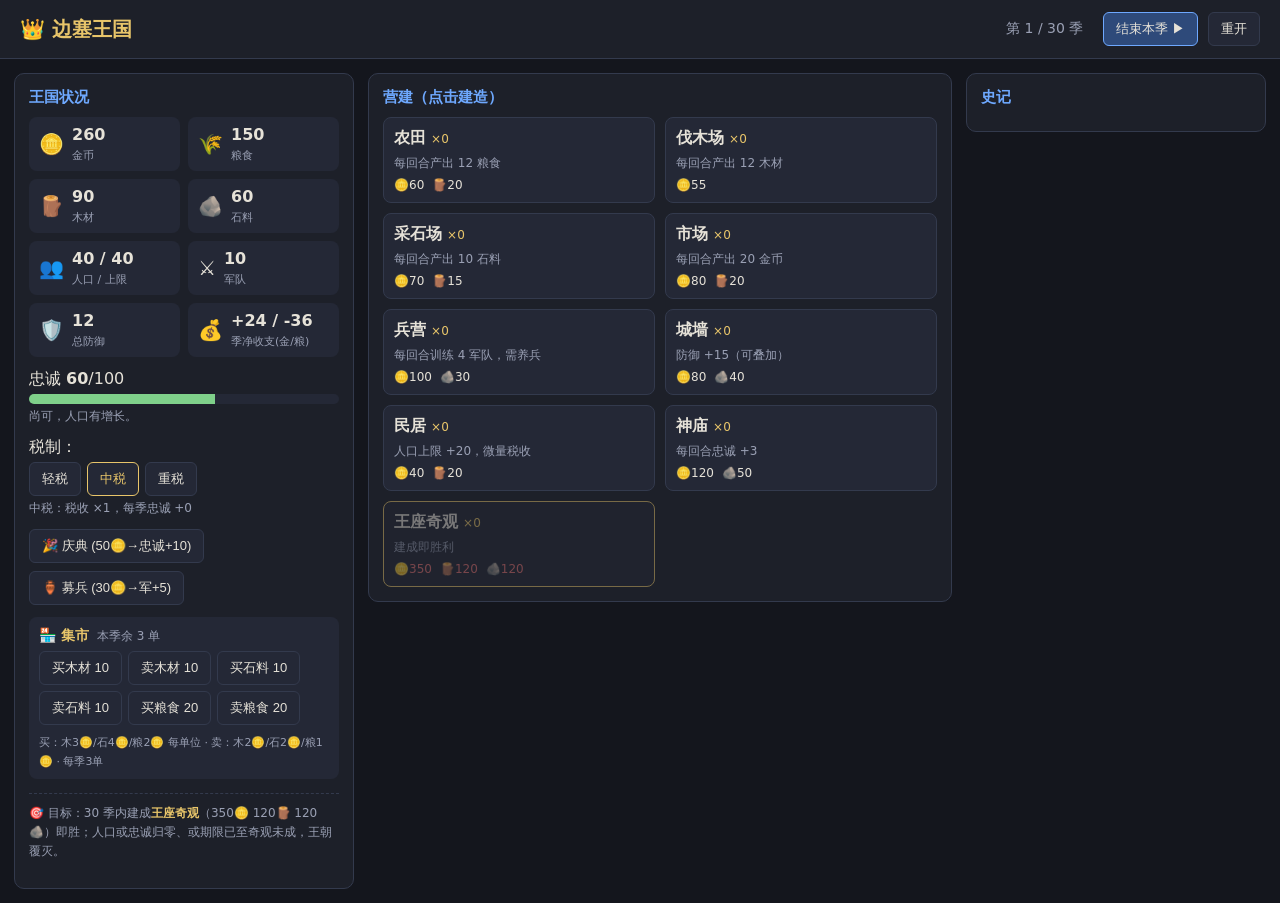
<file: index.html>
<!DOCTYPE html>
<html lang="zh-CN">
<head>
<meta charset="UTF-8">
<meta name="viewport" content="width=device-width, initial-scale=1.0">
<title>边塞王国 · Kingdom Game</title>
<link rel="stylesheet" href="css/style.css">
</head>
<body>
<header>
  <h1>👑 边塞王国</h1>
  <div id="turn-box">
    <span id="turn-label">第 1 / 30 季</span>
    <span id="threat-label" title="下季马匪威胁值，防御=城墙×15+军队×1.2"></span>
    <button id="btn-end-turn" class="primary">结束本季 ▶</button>
    <button id="btn-restart">重开</button>
  </div>
</header>

<main>
  <!-- 左：资源与王国状态 -->
  <section id="panel-state">
    <h2>王国状况</h2>
    <div class="res-grid">
      <div class="res"><span class="ico">🪙</span><div><b id="r-gold">0</b><small>金币</small></div></div>
      <div class="res"><span class="ico">🌾</span><div><b id="r-food">0</b><small>粮食</small></div></div>
      <div class="res"><span class="ico">🪵</span><div><b id="r-wood">0</b><small>木材</small></div></div>
      <div class="res"><span class="ico">🪨</span><div><b id="r-stone">0</b><small>石料</small></div></div>
      <div class="res"><span class="ico">👥</span><div><b id="r-pop">0</b><small>人口 / 上限</small></div></div>
      <div class="res"><span class="ico">⚔️</span><div><b id="r-army">0</b><small>军队</small></div></div>
      <div class="res"><span class="ico">🛡️</span><div><b id="r-def">0</b><small>总防御</small></div></div>
      <div class="res"><span class="ico">💰</span><div><b id="r-net">0</b><small>季净收支(金/粮)</small></div></div>
    </div>
    <div class="meter-block">
      <label>忠诚 <b id="loyalty-val">60</b>/100</label>
      <div class="meter"><div id="loyalty-bar"></div></div>
      <small id="loyalty-hint"></small>
    </div>
    <div class="tax-block">
      <label>税制：</label>
      <div id="tax-btns"></div>
      <small id="tax-hint"></small>
    </div>
    <div class="action-block">
      <button id="btn-feast" title="50金币 → 忠诚+10">🎉 庆典 (50🪙→忠诚+10)</button>
      <button id="btn-recruit" title="30金币 → 军队+5">🏺 募兵 (30🪙→军+5)</button>
    </div>
    <div id="trade-block">
      <h3>🏪 集市 <small id="trade-left"></small></h3>
      <div id="trade-btns"></div>
      <small>买：木3🪙/石4🪙/粮2🪙 每单位 · 卖：木2🪙/石2🪙/粮1🪙 · 每季3单</small>
    </div>
    <div id="event-box" class="hidden">
      <h3>本季事件</h3>
      <p id="event-text"></p>
      <p id="event-extra" class="extra"></p>
    </div>
    <p class="goal-hint">🎯 目标：30 季内建成<b>王座奇观</b>（350🪙 120🪵 120🪨）即胜；人口或忠诚归零、或期限已至奇观未成，王朝覆灭。</p>
  </section>

  <!-- 中：建造 -->
  <section id="panel-build">
    <h2>营建（点击建造）</h2>
    <div id="build-list"></div>
  </section>

  <!-- 右：日志 -->
  <section id="panel-log">
    <h2>史记</h2>
    <ul id="log-list"></ul>
  </section>
</main>

<div id="overlay" class="hidden">
  <div id="overlay-card">
    <h2 id="overlay-title"></h2>
    <p id="overlay-reason"></p>
    <button id="overlay-again" class="primary">再开一局</button>
  </div>
</div>

<script src="js/game.js"></script>
<script src="js/ui.js"></script>
</body>
</html>
</file>
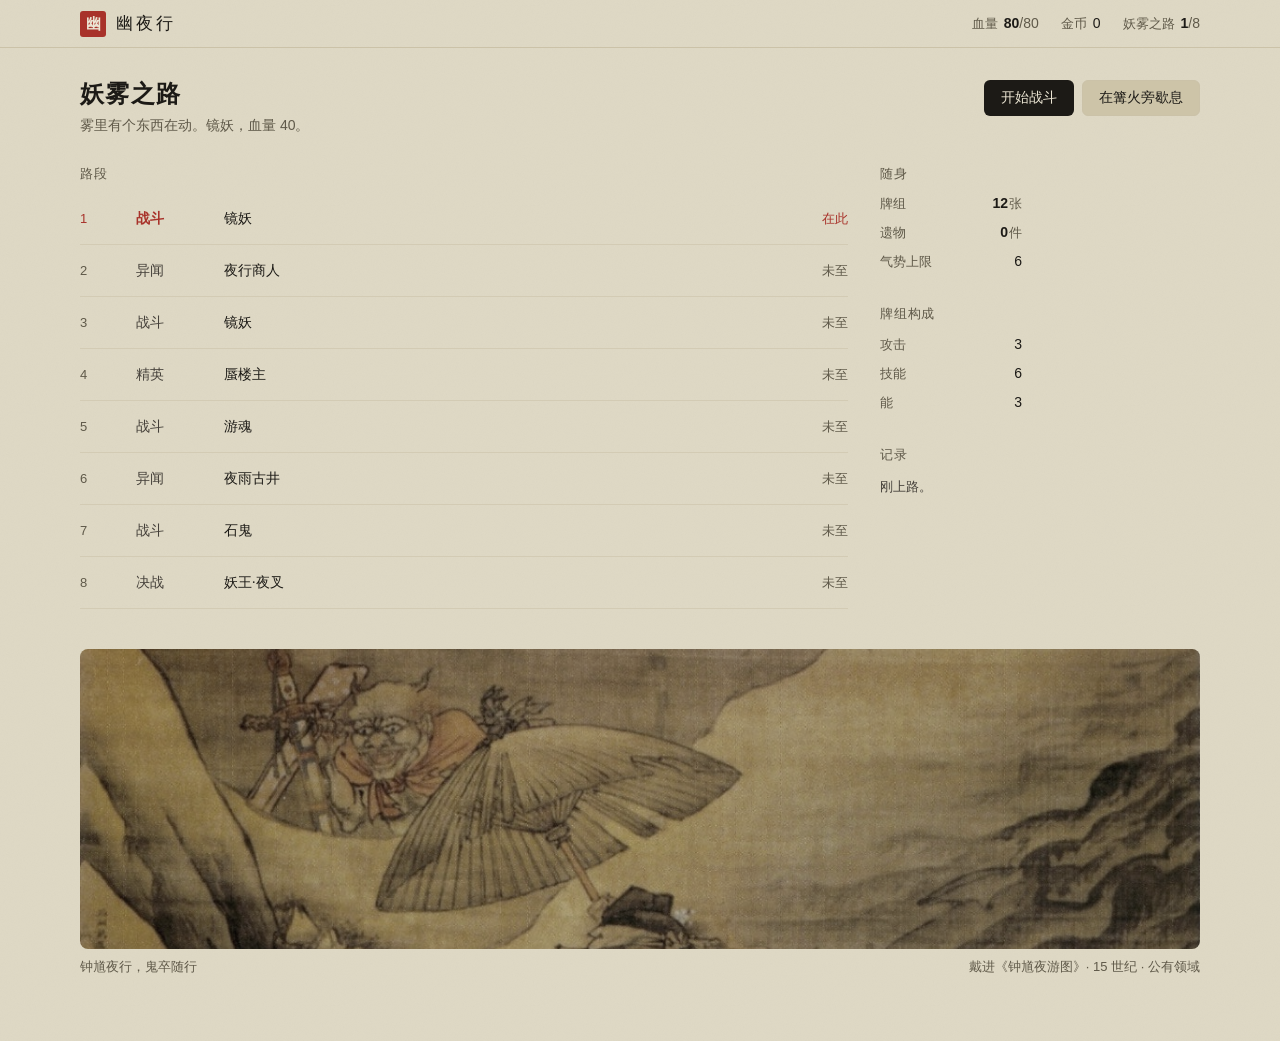
<file: youye/index.html>
<!DOCTYPE html>
<html lang="zh-CN">
<head>
<meta charset="UTF-8">
<meta name="viewport" content="width=device-width, initial-scale=1.0">
<title>幽夜行 · 卡牌构筑 Roguelike</title>
<link rel="stylesheet" href="css/style.css">
</head>
<body>
<div id="app">

  <header id="topbar">
    <div class="brand">
      <span class="seal" aria-hidden="true">幽</span>
      <span class="wordmark">幽夜行</span>
    </div>
    <dl class="run-state">
      <div class="run-stat"><dt>血量</dt><dd><b id="hp-display">80</b><span class="of" id="hp-max">/80</span></dd></div>
      <div class="run-stat"><dt>金币</dt><dd id="gold-display">0</dd></div>
      <div class="run-stat"><dt>妖雾之路</dt><dd><b id="node-display">1</b><span class="of" id="node-max">/8</span></dd></div>
    </dl>
  </header>

  <main id="canvas">

    <!-- 地图 -->
    <section id="map-panel" class="screen hidden">
      <div class="title-row">
        <div class="title-block">
          <h1>妖雾之路</h1>
          <p class="sub" id="map-sub"></p>
        </div>
        <div class="title-actions" id="map-actions"></div>
      </div>
      <div class="battle-grid">
        <div class="battle-main">
          <section class="block">
            <h2 class="block-label">路段</h2>
            <ol class="road" id="map-nodes"></ol>
          </section>
        </div>
        <aside class="rail">
          <section class="block">
            <h2 class="block-label">随身</h2>
            <dl class="kv-list">
              <div><dt>牌组</dt><dd><b id="map-deck">12</b><span class="of">张</span></dd></div>
              <div><dt>遗物</dt><dd><b id="map-relics">0</b><span class="of">件</span></dd></div>
              <div><dt>气势上限</dt><dd id="map-qishcap">6</dd></div>
            </dl>
          </section>
          <section class="block">
            <h2 class="block-label">牌组构成</h2>
            <dl class="kv-list" id="map-deck-mix"></dl>
          </section>
          <section class="block block-log">
            <h2 class="block-label">记录</h2>
            <div class="log" id="map-log"></div>
          </section>
        </aside>
      </div>
      <figure class="road-figure" id="road-figure">
        <img id="road-figure-img" src="img/road-night.jpg" alt="夜色中的山道">
        <figcaption>
          <span class="figure-what">钟馗夜行，鬼卒随行</span>
          <span class="figure-credit" id="road-figure-credit"></span>
        </figcaption>
      </figure>
    </section>

    <!-- 战斗 -->
    <section id="battle-panel" class="screen hidden">
      <div class="title-row">
        <div class="title-block">
          <h1 id="battle-title">游魂</h1>
          <p class="sub" id="battle-sub"></p>
        </div>
        <div class="title-actions">
          <button id="btn-end-turn" class="primary">结束回合</button>
          <button id="btn-discard" class="ghost">弃一张牌</button>
        </div>
      </div>

      <div class="battle-grid">
        <div class="battle-main">

          <section class="block">
            <h2 class="block-label">战阵</h2>
            <div class="played-line" id="played-cards"></div>
            <p class="empty" id="played-empty">本回合尚未出牌</p>
          </section>

          <section class="block block-hand">
            <h2 class="block-label">手牌</h2>
            <div class="hand" id="hand"></div>
            <p class="empty" id="hand-empty">手牌已空，结束回合。</p>
          </section>

        </div>

        <aside class="rail">

          <section class="block">
            <h2 class="block-label">对手</h2>
            <div class="foe">
              <div class="foe-portrait" id="enemy-portrait"></div>
              <div class="foe-body">
                <p class="foe-intent" id="enemy-intent"></p>
                <div class="meter meter-danger"><div class="meter-fill" id="enemy-hp-fill"></div></div>
                <p class="meter-ends"><span>血量</span><span id="enemy-hp-text"></span></p>
              </div>
            </div>
          </section>

          <section class="block">
            <h2 class="block-label">我方</h2>
            <div class="qish">
              <p class="qish-value"><b id="qish-num">0</b><span class="of">/6</span></p>
              <p class="qish-cap">气势 · 攒满发动一剑霜寒</p>
              <div class="meter meter-gold"><div class="meter-fill" id="qish-fill"></div></div>
            </div>
            <dl class="kv-list">
              <div><dt>灵气</dt><dd><b id="energy-num">3</b><span class="of">/3</span></dd></div>
              <div><dt>格挡</dt><dd id="block-num">0</dd></div>
              <div><dt>血量</dt><dd id="hp-battle-num">80</dd></div>
            </dl>
          </section>

          <section class="block">
            <h2 class="block-label">牌堆</h2>
            <dl class="kv-list">
              <div><dt>抽牌堆</dt><dd id="deck-count">0</dd></div>
              <div><dt>弃牌堆</dt><dd id="discard-count">0</dd></div>
              <div><dt>遗物</dt><dd id="relic-count">0</dd></div>
            </dl>
          </section>

          <section class="block block-log">
            <h2 class="block-label">日志</h2>
            <div class="log" id="battle-log"></div>
          </section>

        </aside>
      </div>
    </section>

    <!-- 事件 -->
    <section id="event-panel" class="screen hidden">
      <div class="title-row">
        <div class="title-block">
          <h1 id="event-title"></h1>
          <p class="sub" id="event-desc"></p>
        </div>
      </div>
      <div class="battle-grid">
        <div class="battle-main">
          <ul class="choices" id="event-opts"></ul>
        </div>
        <aside class="rail" id="event-rail"></aside>
      </div>
    </section>

    <!-- 奖励 -->
    <section id="reward-panel" class="screen hidden">
      <div class="title-row">
        <div class="title-block">
          <h1>战利品</h1>
          <p class="sub">选一张卡加入牌组</p>
        </div>
      </div>
      <div class="battle-grid">
        <div class="battle-main">
          <div class="hand hand-reward" id="reward-cards"></div>
          <p class="relic-line" id="reward-relic"></p>
        </div>
        <aside class="rail" id="reward-rail"></aside>
      </div>
    </section>

    <!-- 篝火 -->
    <section id="campfire-panel" class="screen hidden">
      <div class="title-row">
        <div class="title-block">
          <h1>篝火</h1>
          <p class="sub">夜路太长，火边能歇一会儿。花 50 金币换 20 点血量。</p>
        </div>
        <div class="title-actions">
          <button id="btn-campfire" class="primary">歇息（−50 金，+20 血）</button>
          <button id="btn-campfire-skip" class="ghost">继续赶路</button>
        </div>
      </div>
      <div class="battle-grid">
        <div class="battle-main">
          <p class="fire-note" id="fire-note"></p>
        </div>
        <aside class="rail" id="campfire-rail"></aside>
      </div>
    </section>

    <!-- 结算 -->
    <section id="end-panel" class="screen hidden">
      <div class="title-row">
        <div class="title-block">
          <h1 id="end-title"></h1>
          <p class="sub" id="end-desc"></p>
        </div>
        <div class="title-actions">
          <button id="btn-restart" class="primary">再来一局</button>
        </div>
      </div>
      <div class="battle-grid">
        <div class="battle-main">
          <h2 class="block-label">这一趟的遗物</h2>
          <ul class="relic-list" id="end-relics"></ul>
        </div>
        <aside class="rail" id="end-rail"></aside>
      </div>
    </section>

  </main>
</div>
<div id="fx-layer" aria-hidden="true"></div>
<script src="js/cards.js"></script>
<script src="js/engine.js"></script>
<script src="js/run.js"></script>
<script src="js/ui.js"></script>
</body>
</html>
</file>
<file: css/style.css>
:root {
  --bg: #14161d;
  --panel: #1d2029;
  --panel2: #242836;
  --line: #333a4d;
  --text: #e6e2d8;
  --dim: #9aa0b4;
  --gold: #e8c56a;
  --green: #7fd08a;
  --red: #e57373;
  --accent: #6ea8fe;
}
* { box-sizing: border-box; }
body {
  margin: 0;
  background: var(--bg);
  color: var(--text);
  font-family: "PingFang SC", "Microsoft YaHei", system-ui, sans-serif;
}
header {
  display: flex; justify-content: space-between; align-items: center;
  padding: 12px 20px; border-bottom: 1px solid var(--line);
  background: var(--panel); position: sticky; top: 0; z-index: 5;
}
h1 { font-size: 20px; margin: 0; color: var(--gold); }
#turn-box { display: flex; gap: 10px; align-items: center; }
#turn-label { color: var(--dim); font-size: 14px; }

main {
  display: grid; grid-template-columns: 340px 1fr 300px;
  gap: 14px; padding: 14px; align-items: start;
}
@media (max-width: 980px) { main { grid-template-columns: 1fr; } }

section {
  background: var(--panel); border: 1px solid var(--line);
  border-radius: 10px; padding: 14px;
}
h2 { font-size: 15px; margin: 0 0 10px; color: var(--accent); }
h3 { font-size: 14px; margin: 0 0 6px; color: var(--gold); }

button {
  background: var(--panel2); color: var(--text);
  border: 1px solid var(--line); border-radius: 6px;
  padding: 7px 12px; cursor: pointer; font-size: 13px;
}
button:hover:not(:disabled) { border-color: var(--accent); }
button:disabled { opacity: .4; cursor: not-allowed; }
button.primary { background: #2e4a7a; border-color: var(--accent); }

.res-grid { display: grid; grid-template-columns: repeat(2, 1fr); gap: 8px; }
.res {
  display: flex; gap: 8px; align-items: center;
  background: var(--panel2); border-radius: 8px; padding: 8px 10px;
}
.res .ico { font-size: 20px; }
.res b { display: block; font-size: 16px; }
.res small { color: var(--dim); font-size: 11px; }

.meter-block, .tax-block, .action-block { margin-top: 12px; }
.meter {
  height: 10px; background: var(--panel2);
  border-radius: 5px; overflow: hidden; margin-top: 4px;
}
#loyalty-bar { height: 100%; width: 60%; background: var(--green); transition: width .3s, background .3s; }
#loyalty-hint, .tax-block small { color: var(--dim); display: block; margin-top: 4px; font-size: 12px; }
#tax-btns { display: flex; gap: 6px; margin-top: 4px; }
#tax-btns button.active { border-color: var(--gold); color: var(--gold); }
.action-block { display: flex; gap: 8px; flex-wrap: wrap; }

#threat-label { color: var(--dim); font-size: 12px; }

#trade-block { margin-top: 12px; background: var(--panel2); border-radius: 8px; padding: 10px; }
#trade-block h3 { display: flex; gap: 8px; align-items: baseline; }
#trade-block h3 small { color: var(--dim); font-weight: 400; font-size: 12px; }
#trade-btns { display: flex; flex-wrap: wrap; gap: 6px; margin: 6px 0; }
#trade-block small { color: var(--dim); font-size: 11px; }

.goal-hint { color: var(--dim); font-size: 12px; margin-top: 14px; line-height: 1.6; border-top: 1px dashed var(--line); padding-top: 10px; }
.goal-hint b { color: var(--gold); }

#event-box {
  margin-top: 14px; background: #2a2333;
  border: 1px solid #4a3a6a; border-radius: 8px; padding: 10px;
}
#event-box .extra { color: var(--dim); font-size: 12px; margin: 4px 0 0; }

#build-list {
  display: grid; grid-template-columns: repeat(auto-fill, minmax(200px, 1fr)); gap: 10px;
}
.bcard {
  background: var(--panel2); border: 1px solid var(--line);
  border-radius: 8px; padding: 10px; cursor: pointer;
  display: flex; flex-direction: column; gap: 6px;
}
.bcard:hover { border-color: var(--accent); }
.bcard.locked { opacity: .45; cursor: not-allowed; }
.bcard .bname { font-weight: 600; }
.bcard .bcount { color: var(--gold); font-size: 12px; }
.bcard .bdesc { color: var(--dim); font-size: 12px; }
.bcard .bcost { font-size: 12px; display: flex; gap: 8px; }
.bcard .bcost .lack { color: var(--red); }
.bcard.wonder-card { border-color: var(--gold); }

#log-list { list-style: none; margin: 0; padding: 0; max-height: 70vh; overflow-y: auto; }
#log-list li {
  font-size: 12px; padding: 5px 0; border-bottom: 1px dashed var(--line); color: var(--dim);
}
#log-list li .t { color: var(--accent); margin-right: 6px; }

#overlay {
  position: fixed; inset: 0; background: rgba(0, 0, 0, .72);
  display: flex; align-items: center; justify-content: center; z-index: 20;
}
#overlay.hidden { display: none; }
#overlay-card {
  background: var(--panel); border: 1px solid var(--gold);
  border-radius: 12px; padding: 26px 32px; text-align: center; max-width: 420px;
}
#overlay-card h2 { margin: 0 0 10px; font-size: 22px; }
#overlay-card p { color: var(--text); margin: 0 0 18px; line-height: 1.6; }

.hidden { display: none; }
</file>
<file: youye/css/style.css>
/* ============================================================
   幽夜行 — 水墨宣纸
   风格：achromatic-ledger (seed 1168326166)
   规则：app screen（references/app-screens.md）
   ============================================================ */

:root {
  /* 地面与墨：宣纸 / 松烟墨
   所有浅色纸面 l < 0.88：不是奶油色，是宣纸本色 */
  --paper:      #ded8c4;   /* 宣纸，页面地面 */
  --surface:    #ebe5d3;   /* 卡片，比地面高一级 */
  --raised:     #cdc4a8;   /* 井、轨道，比地面低一级 */
  --ink:        #1c1a16;   /* 松烟墨，正文 */
  --ink-2:      #45403a;   /* 次级正文 */
  --muted:      #5f5949;   /* 说明文字，对地面 4.89:1 */
  --border:     #cbc2a8;   /* 纸边 1.25:1 */
  --rule:       #d3cbb4;   /* 行分隔 */

  /* 三色矿物：数据色，不进 chrome */
  --zhu:        #a8322a;   /* 朱砂：敌 / 攻击，本屏主数据 */
  --dai:        #2f5d70;   /* 石青：技 / 格挡 */
  --qian:       #6f520b;   /* 藤黄（文字） */
  --qian-bar:   #b08a2a;   /* 藤黄（色带 / 计量条） */
  --gilded:     #e5d9b4;   /* 连牌时压金纹的纸 */

  --radius-card: 8px;
  --radius-control: 6px;
  --gap: 12px;
  --pad: 24px;
  --control-height: 36px;
  --fs-title: 24px;
  --fs-section: 16px;
  --fs-kpi: 30px;
  --fs-body: 14px;
  --fs-small: 13px;
  --col: 1120px;
  --rail: 320px;

  --face-serif: "Songti SC", "STSong", "Source Han Serif SC", "Noto Serif CJK SC", "SimSun", serif;
  --face-sans:  "PingFang SC", "Hiragino Sans GB", "Source Han Sans SC", "Noto Sans CJK SC", "Microsoft YaHei", sans-serif;
}

* { box-sizing: border-box; margin: 0; padding: 0; }

body {
  font-family: var(--face-sans);
  font-size: var(--fs-body);
  line-height: 1.5;
  color: var(--ink);
  background-color: var(--paper);
  /* 宣纸纤维：SVG 噪点纹理，不是渐变 */
  background-image: url("data:image/svg+xml,%3Csvg xmlns='http://www.w3.org/2000/svg' width='200' height='200'%3E%3Cfilter id='n'%3E%3CfeTurbulence type='fractalNoise' baseFrequency='0.9' numOctaves='4' stitchTiles='stitch'/%3E%3CfeColorMatrix type='saturate' values='0'/%3E%3C/filter%3E%3Crect width='200' height='200' filter='url(%23n)' opacity='0.04'/%3E%3C/svg%3E");
  -webkit-font-smoothing: antialiased;
  min-height: 100vh;
}

h1, h2, h3, .card-name, .wordmark, .seal { font-family: var(--face-serif); }

b, strong { font-weight: 600; }
.of { color: var(--muted); font-weight: 400; }

/* ---------- 顶栏 ---------- */
#topbar {
  height: 48px;
  border-bottom: 1px solid var(--border);
  padding: 0 max(32px, calc((100% - var(--col)) / 2));
  display: flex; align-items: center; justify-content: space-between; gap: 16px;
}
.brand { display: flex; align-items: center; gap: 10px; }
.seal {
  width: 26px; height: 26px; flex: none;
  background: var(--zhu); color: var(--surface);
  font-size: 15px; line-height: 26px; text-align: center;
  border-radius: 3px;
  font-weight: 600;
}
.wordmark { font-size: 17px; letter-spacing: .18em; }

.run-state { display: flex; gap: 22px; }
.run-stat { display: flex; align-items: baseline; gap: 6px; }
.run-stat dt { font-size: var(--fs-small); color: var(--muted); }
.run-stat dd { font-size: var(--fs-body); font-variant-numeric: tabular-nums; }

/* ---------- 画布 ---------- */
#canvas { padding: 32px max(32px, calc((100% - var(--col)) / 2)) 64px; }
.screen { display: flex; flex-direction: column; }

.title-row {
  display: flex; align-items: flex-start; justify-content: space-between; gap: 24px;
  margin-bottom: 28px;
}
.title-block { min-width: 0; }
h1 {
  font-size: var(--fs-title); font-weight: 600; letter-spacing: .06em; line-height: 1.2;
}
.sub {
  font-size: var(--fs-body); color: var(--muted); margin-top: 6px; max-width: 62ch;
}
.title-actions { display: flex; gap: 8px; flex: none; }

/* ---------- 区块 ---------- */
.block { margin-bottom: 32px; }
.block-label {
  font-family: var(--face-sans);
  font-size: var(--fs-small); font-weight: 500; color: var(--muted);
  letter-spacing: .06em; margin-bottom: 10px;
}
.empty { font-size: var(--fs-small); color: var(--muted); padding: 10px 0; }

/* ---------- 战斗栅格 ---------- */
.battle-grid {
  display: grid; grid-template-columns: minmax(0, 1fr) var(--rail); gap: 32px;
  align-items: start;
}
.battle-main { min-width: 0; }
.rail { min-width: 0; }

/* ---------- 手牌 / 战阵 ---------- */
.hand, .played-line {
  display: flex; gap: 8px; align-items: flex-start;
  overflow-x: auto; padding-bottom: 4px;
  scrollbar-width: none;          /* 手牌横向可滚，但不要一根丑陋的滚动条 */
}
.hand::-webkit-scrollbar, .played-line::-webkit-scrollbar { display: none; }
.played-line { flex-wrap: wrap; overflow: visible; min-height: 150px; align-content: flex-start; }
.played-line.is-empty { min-height: 0; }
.played-empty { display: flex; align-items: center; height: 150px; }

.card {
  position: relative; flex: none;
  width: 108px; height: 150px;
  padding: 12px 10px 10px;
  background: var(--surface);
  border: 1px solid var(--border);
  border-radius: var(--radius-card);
  display: flex; flex-direction: column; gap: 4px;
  text-align: left; font-family: inherit; color: inherit;
  cursor: pointer;
  transition: transform .14s ease, border-color .14s ease, background-color .14s ease;
}
.card::before {
  content: ""; position: absolute; top: -1px; left: -1px; right: -1px; height: 4px;
  background: var(--tone, var(--muted)); border-radius: 7px 7px 0 0;
}
.card.attack { --tone: var(--zhu); }
.card.skill  { --tone: var(--dai); }
.card.power  { --tone: var(--qian); }
.card.rest   { --tone: var(--dai); }

button.card:hover { transform: translateY(-4px); border-color: var(--tone); }
button.card:active { transform: translateY(-1px); }
button.card:disabled { cursor: not-allowed; opacity: .45; transform: none; }
button.card:focus-visible { outline: 2px solid var(--zhu); outline-offset: 2px; }

.card-top { display: flex; justify-content: space-between; align-items: baseline; gap: 6px; }
.card-type { font-size: var(--fs-small); color: var(--tone); font-weight: 500; }
.card-cost { font-size: 15px; font-weight: 600; font-variant-numeric: tabular-nums; }
.card-name { font-size: 15px; font-weight: 600; letter-spacing: .04em; line-height: 1.3; }
.card-desc {
  font-size: var(--fs-small); color: var(--muted); line-height: 1.5;
  font-family: var(--face-sans);
  display: flex; flex-wrap: wrap; gap: 0 5px;
}
.card-desc span { white-space: nowrap; }
.card-desc .grp { display: inline-flex; }
.card-desc .sep { color: var(--muted); }
.card-mark {
  position: absolute; right: 10px; bottom: 8px;
  font-size: var(--fs-small); font-weight: 600; color: var(--qian);
  font-variant-numeric: tabular-nums;
}
.card.bonded { border-color: var(--qian-bar); background: var(--gilded); }

/* 同名牌之间的金印 */
.bond-link {
  position: relative; align-self: center; flex: none;
  width: 26px; height: 2px; background: var(--qian-bar);
}
.bond-link::after {
  content: ""; position: absolute; left: 50%; top: 50%;
  width: 8px; height: 8px; background: var(--qian-bar);
  transform: translate(-50%, -50%) rotate(45deg);
}

/* 战阵里的牌不可点 */
.played-line .card { cursor: default; }
.played-line .card:hover { transform: none; border-color: var(--border); background: var(--surface); }
.played-line .card.bonded:hover { border-color: var(--qian-bar); background: var(--gilded); }

/* ---------- 对手 ---------- */
.foe { display: flex; gap: 14px; align-items: flex-start; }
.foe-portrait {
  position: relative; width: 88px; height: 88px; flex: none;
  background: var(--raised); border: 1px solid var(--border);
  border-radius: var(--radius-card); overflow: hidden;
}
.foe-img {
  position: absolute; inset: 0; width: 100%; height: 100%;
  object-fit: cover; opacity: 0; transition: opacity .18s ease;
}
.foe-img.is-loaded { opacity: 1; }
.foe-glyph {
  position: absolute; inset: 0; display: flex; align-items: center; justify-content: center;
  font-family: var(--face-serif); font-size: 30px; color: var(--ink-2);
}
.foe-body { flex: 1; min-width: 0; }
.foe-name { font-family: var(--face-serif); font-size: var(--fs-section); font-weight: 600; margin-bottom: 4px; }
.foe-intent { font-size: var(--fs-small); color: var(--ink-2); margin-bottom: 8px; }

.meter { height: 8px; border-radius: 999px; background: var(--raised); overflow: hidden; }
.meter-fill { height: 100%; border-radius: 999px; background: var(--tone, var(--zhu)); transition: width .3s ease; }
.meter-danger { --tone: var(--zhu); }
.meter-gold { --tone: var(--qian-bar); }
.meter-ends {
  display: flex; gap: 8px; margin-top: 5px;
  font-size: var(--fs-small); color: var(--muted); font-variant-numeric: tabular-nums;
}
.meter-ends span:last-child { color: var(--ink-2); }

/* ---------- 我方 ---------- */
.qish { margin-bottom: 14px; }
.qish-value { font-size: var(--fs-kpi); font-weight: 600; line-height: 1; font-variant-numeric: tabular-nums; }
.qish-value .of { font-size: var(--fs-body); margin-left: 2px; }
.qish-cap { font-size: var(--fs-small); color: var(--muted); margin: 6px 0 8px; }

.kv-list { display: flex; flex-direction: column; gap: 8px; }
.kv-list > div {
  display: grid; grid-template-columns: 72px 60px;
  gap: 10px; align-items: baseline;
}
.kv-list dt { font-size: var(--fs-small); color: var(--muted); }
.kv-list dd { font-size: var(--fs-body); font-variant-numeric: tabular-nums; text-align: right; }
.kv-list dd .of { font-size: var(--fs-small); margin-left: 1px; }

/* ---------- 日志 ---------- */
.log { max-height: 210px; overflow-y: auto; font-size: var(--fs-small); color: var(--ink-2); }
.log p { padding: 3px 0; border-bottom: 1px solid var(--rule); }
.log p:last-child { border-bottom: none; }
.log .log-warn { color: var(--zhu); }

/* ---------- 道路（地图） ---------- */
.road { list-style: none; }
.road li {
  display: grid; grid-template-columns: 40px 72px minmax(0, 1fr) auto;
  align-items: baseline; gap: 16px;
  padding: 15px 0; border-bottom: 1px solid var(--rule);
}
.road-num { font-size: var(--fs-small); color: var(--muted); font-variant-numeric: tabular-nums; }
.road-kind { font-size: var(--fs-body); color: var(--ink-2); }
.road-name { font-family: var(--face-serif); font-size: var(--fs-body); color: var(--ink); }
.road-state { font-size: var(--fs-small); color: var(--muted); text-align: right; }
.road li.done .road-name, .road li.done .road-kind { color: var(--muted); }
.road li.current .road-kind { color: var(--zhu); font-weight: 600; }
.road li.current .road-state, .road li.current .road-num { color: var(--zhu); }

/* 夜色山道：地图下方的一幅真画 */
.road-figure { margin-top: 8px; display: flex; flex-direction: column; gap: 8px; }
.road-figure img {
  display: block; width: 100%; height: 300px; object-fit: cover;
  object-position: center 30%;
  border-radius: var(--radius-card);
  filter: saturate(.55) contrast(.97) brightness(1.06);
}
.road-figure figcaption {
  display: flex; justify-content: space-between; align-items: baseline; gap: 16px;
  font-size: var(--fs-small); color: var(--muted);
}
.figure-what { font-family: var(--face-serif); }
.figure-credit { color: var(--muted); text-align: right; }
.road-figure.is-empty { display: none; }

/* ---------- 选择（事件） ---------- */
.choices { list-style: none; max-width: 760px; }
.choices li + li { margin-top: 8px; }
.choices button {
  width: 100%; height: auto; min-height: 52px;
  padding: 13px 16px;
  display: flex; align-items: baseline; justify-content: space-between; gap: 20px;
  background: var(--surface); color: var(--ink);
  border: 1px solid var(--border); border-radius: var(--radius-card);
  font-family: var(--face-serif); font-size: var(--fs-body); text-align: left;
  transition: background-color .14s ease, border-color .14s ease;
}
.choices button:hover { border-color: var(--ink-2); }
.choices button:focus-visible { outline: 2px solid var(--zhu); outline-offset: 2px; }
.choice-note {
  font-family: var(--face-sans); font-size: var(--fs-small); color: var(--muted);
  font-variant-numeric: tabular-nums; white-space: nowrap;
}

/* ---------- 战利品 ---------- */
.hand-reward { flex-wrap: wrap; overflow: visible; }
.relic-line { font-size: var(--fs-body); color: var(--qian); margin-top: 20px; }
.relic-list { list-style: none; margin-top: 20px; max-width: 520px; }
.relic-list li {
  display: flex; align-items: baseline; gap: 12px;
  padding: 11px 0; border-bottom: 1px solid var(--rule);
}
.relic-list b { font-family: var(--face-serif); font-weight: 600; flex: none; }
.relic-list span { font-size: var(--fs-small); color: var(--muted); }
.fire-note {
  font-size: var(--fs-body); color: var(--ink-2); line-height: 1.6;
  max-width: 52ch; padding: 14px 16px;
  background: var(--surface); border: 1px solid var(--border);
  border-radius: var(--radius-card);
}

/* ---------- 按钮 ---------- */
button {
  font-family: var(--face-sans); font-size: var(--fs-body);
  height: var(--control-height); padding: 0 16px;
  border: 1px solid transparent; border-radius: var(--radius-control);
  cursor: pointer;
  transition: background-color .14s ease, color .14s ease, border-color .14s ease, transform .1s ease;
}
button.primary { background: var(--ink); color: var(--surface); }
button.primary:hover { background: #322d25; }
button.primary:active { transform: translateY(1px); }
button.ghost { background: var(--raised); color: var(--ink); border-color: var(--border); }
button.is-primary-now { background: var(--ink); color: var(--surface); border-color: transparent; }
button.ghost:hover { background: var(--paper); border-color: var(--ink-2); }
button.ghost:active { transform: translateY(1px); }
button:disabled { opacity: .38; cursor: not-allowed; transform: none; }
button:focus-visible { outline: 2px solid var(--zhu); outline-offset: 2px; }

/* ---------- 特效层 ---------- */
#fx-layer { position: fixed; inset: 0; pointer-events: none; z-index: 60; }
.fx-dmg {
  position: absolute; font-size: 34px; font-weight: 700; color: var(--zhu);
  font-variant-numeric: tabular-nums;
  animation: fxRise 1.1s cubic-bezier(.2,.7,.3,1) forwards;
}
.fx-dmg.gold { color: var(--qian); }
.fx-ult {
  position: absolute; font-family: var(--face-serif); font-size: 30px; font-weight: 600;
  color: var(--zhu); letter-spacing: .12em; white-space: nowrap;
  animation: fxRise 1.4s cubic-bezier(.2,.7,.3,1) forwards;
}
.fx-wash { position: fixed; inset: 0; background: var(--zhu); opacity: 0; animation: fxWash .5s ease-out forwards; }
@keyframes fxRise {
  0%   { opacity: 0; transform: translate(-50%, -30%) scale(.8); }
  18%  { opacity: 1; transform: translate(-50%, -58%) scale(1.12); }
  100% { opacity: 0; transform: translate(-50%, -132%) scale(1); }
}
@keyframes fxWash {
  0% { opacity: .16; } 100% { opacity: 0; }
}
.foe-hit { animation: foeShake .36s ease-out; }
@keyframes foeShake {
  0%,100% { transform: translate(0,0); }
  18% { transform: translate(-7px,2px); }
  40% { transform: translate(6px,-2px); }
  64% { transform: translate(-4px,1px); }
  84% { transform: translate(3px,-1px); }
}
.bond-leaf { animation: bondLeaf .7s ease-out; }
@keyframes bondLeaf {
  0% { background-color: var(--qian-bar); }
  100% { background-color: var(--gilded); }
}

.hidden { display: none !important; }

/* ---------- 窄屏 ---------- */
@media (max-width: 1000px) {
  .battle-grid { grid-template-columns: minmax(0, 1fr); gap: 28px; }
  .rail { display: grid; grid-template-columns: repeat(2, minmax(0, 1fr)); gap: 24px 32px; align-items: start; }
  .block-log { grid-column: 1 / -1; }
}
@media (max-width: 640px) {
  #topbar { padding: 0 16px; }
  #canvas { padding: 20px 16px 48px; }
  .run-state { gap: 14px; }
  .run-stat { gap: 4px; }
  .run-stat dt { font-size: var(--fs-small); }
  .rail { grid-template-columns: minmax(0, 1fr); }
  .title-row { flex-direction: column; gap: 14px; }
  .title-actions { width: 100%; }
  .title-actions button { flex: 1; }
  .card { width: 96px; height: 150px; }
  .road li { grid-template-columns: 24px 56px minmax(0, 1fr) auto; gap: 10px; }
  .road-state { grid-column: auto; text-align: right; }
}

@media (prefers-reduced-motion: reduce) {
  *, *::before, *::after {
    animation-duration: .01ms !important;
    animation-iteration-count: 1 !important;
    transition-duration: .01ms !important;
  }
}
</file>
